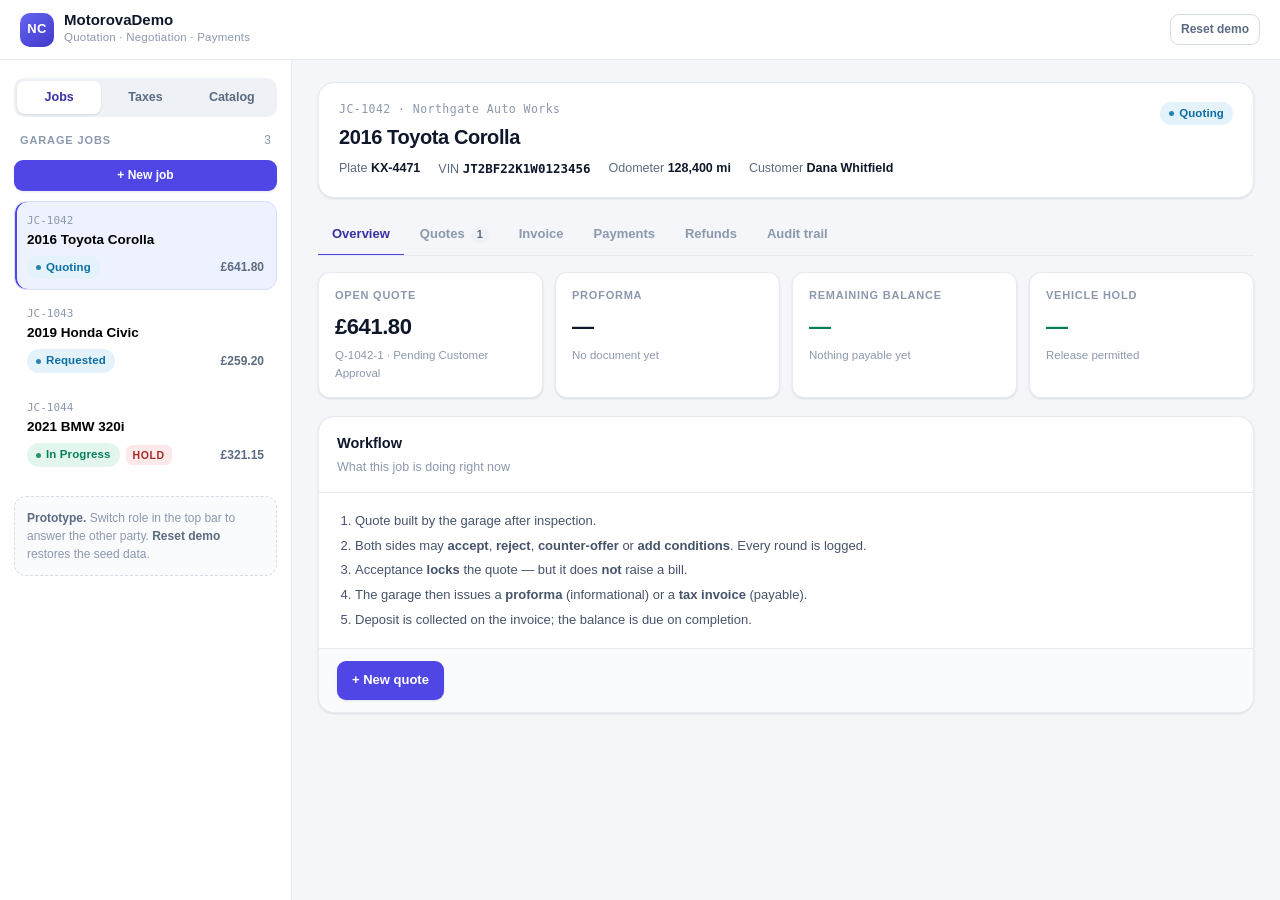
<file: quotation-payment/index.html>
<!doctype html>
<html lang="en">
  <head>
    <meta charset="utf-8" />
    <meta name="viewport" content="width=device-width, initial-scale=1" />
    <title>
      MotorovaDemo — Quotation, Negotiation &amp; Payments (UI Prototype)
    </title>
    <link rel="stylesheet" href="css/app.css" />
  </head>
  <body>
    <header class="topbar">
      <div class="brand">
        <div class="brand__mark">NC</div>
        <div>
          <div class="brand__name">MotorovaDemo</div>
          <div class="brand__sub">
            Quotation &middot; Negotiation &middot; Payments
          </div>
        </div>
      </div>

      <div class="topbar__right">
        <button type="button" class="btn btn--ghost btn--sm" data-act="reset">
          Reset demo
        </button>
      </div>
    </header>

    <div class="layout">
      <aside class="sidebar" id="sidebar"></aside>
      <main class="main" id="main"></main>
    </div>

    <div class="toasts" id="toasts"></div>
    <div class="modal" id="modal" hidden></div>

    <script src="js/store.js"></script>
    <script src="js/views.js"></script>
    <script src="js/app.js"></script>
  </body>
</html>
</file>
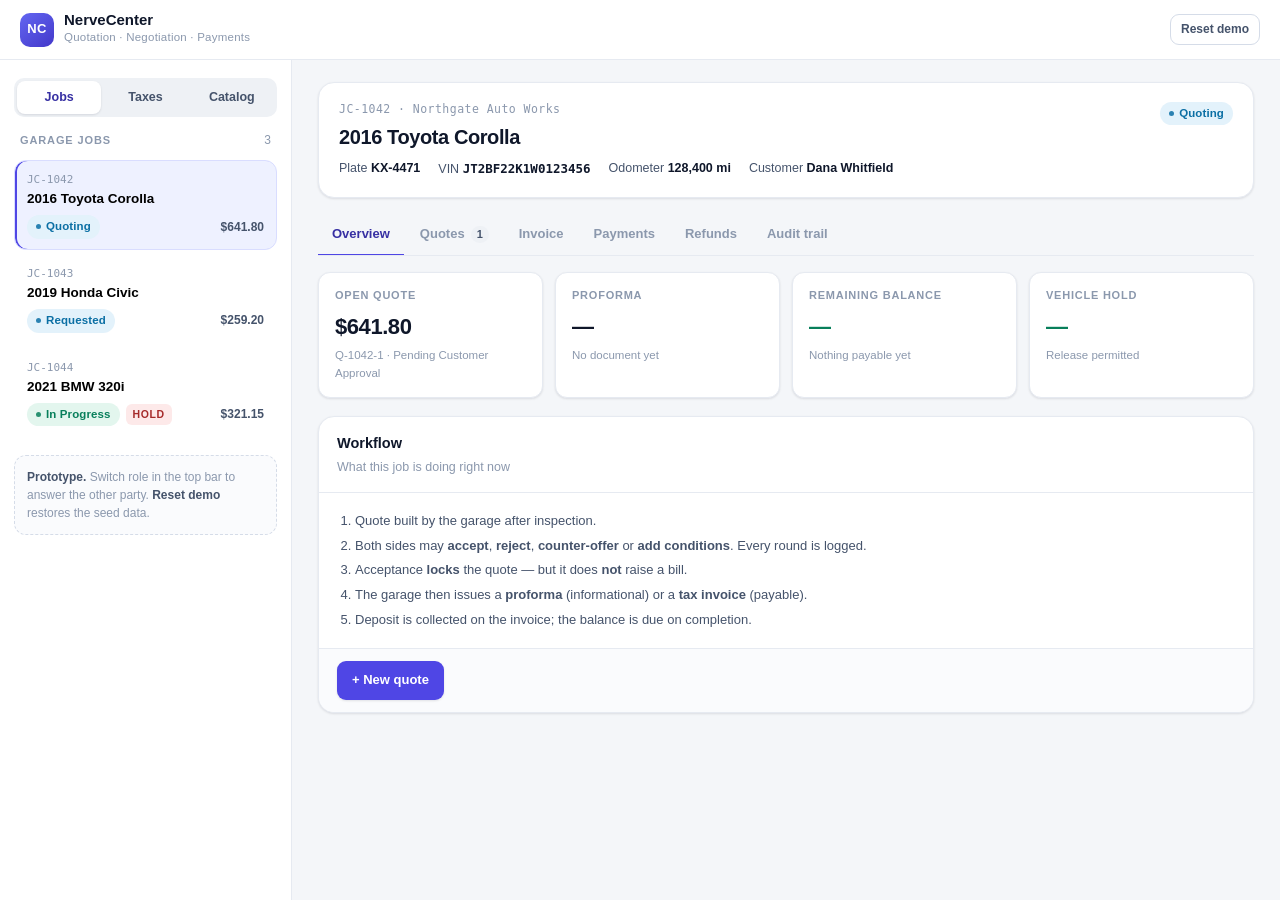
<file: quotation-ui/index.html>
<!doctype html>
<html lang="en">
  <head>
    <meta charset="utf-8" />
    <meta name="viewport" content="width=device-width, initial-scale=1" />
    <title>
      NerveCenter — Quotation, Negotiation &amp; Payments (UI Prototype)
    </title>
    <link rel="stylesheet" href="css/app.css" />
  </head>
  <body>
    <header class="topbar">
      <div class="brand">
        <div class="brand__mark">NC</div>
        <div>
          <div class="brand__name">NerveCenter</div>
          <div class="brand__sub">
            Quotation &middot; Negotiation &middot; Payments
          </div>
        </div>
      </div>

      <div class="topbar__right">
        <button type="button" class="btn btn--ghost btn--sm" data-act="reset">
          Reset demo
        </button>
      </div>
    </header>

    <div class="layout">
      <aside class="sidebar" id="sidebar"></aside>
      <main class="main" id="main"></main>
    </div>

    <div class="toasts" id="toasts"></div>
    <div class="modal" id="modal" hidden></div>

    <script src="js/store.js"></script>
    <script src="js/views.js"></script>
    <script src="js/app.js"></script>
  </body>
</html>
</file>
<file: quotation-payment/css/app.css>
/* =========================================================
   MotorovaDemo — Quotation / Payments prototype
   Plain CSS. No framework, no build step.
   ========================================================= */

:root {
  --bg: #f4f6f9;
  --surface: #ffffff;
  --surface-2: #fafbfd;
  --ink: #0f172a;
  --ink-2: #45536b;
  --muted: #8b98ad;

  --line: #e6eaf1;
  --line-strong: #d5dce8;

  --brand: #4f46e5;
  --brand-ink: #3730a3;
  --brand-soft: #eef1ff;

  --ok: #087f5b;
  --ok-soft: #e3f6ee;
  --warn: #b45309;
  --warn-soft: #fdf1d8;
  --danger: #c02626;
  --danger-soft: #fde8e8;
  --info: #0b6fa4;
  --info-soft: #e3f2fb;
  --violet: #6d28d9;
  --violet-soft: #f0e9ff;
  --neutral: #5c6b82;
  --neutral-soft: #eef1f5;

  --r-sm: 8px;
  --r-md: 12px;
  --r-lg: 16px;

  --shadow-1:
    0 1px 2px rgba(16, 24, 40, 0.05), 0 1px 3px rgba(16, 24, 40, 0.06);
  --shadow-2:
    0 4px 12px rgba(16, 24, 40, 0.08), 0 2px 4px rgba(16, 24, 40, 0.04);
  --shadow-3: 0 24px 48px rgba(16, 24, 40, 0.18);
}

* {
  box-sizing: border-box;
}

html,
body {
  height: 100%;
}

body {
  margin: 0;
  background: var(--bg);
  color: var(--ink);
  font:
    14px/1.55 -apple-system,
    BlinkMacSystemFont,
    "Segoe UI",
    Roboto,
    "Helvetica Neue",
    Arial,
    sans-serif;
  -webkit-font-smoothing: antialiased;
}

h1,
h2,
h3,
h4 {
  margin: 0;
  font-weight: 650;
  letter-spacing: -0.01em;
}
p {
  margin: 0;
}
code {
  font-family: ui-monospace, SFMono-Regular, Menlo, Consolas, monospace;
  font-size: 12px;
}
button {
  font: inherit;
}

/* ---------------- top bar ---------------- */
.topbar {
  height: 60px;
  display: flex;
  align-items: center;
  justify-content: space-between;
  gap: 16px;
  padding: 0 20px;
  background: var(--surface);
  border-bottom: 1px solid var(--line);
  position: sticky;
  top: 0;
  z-index: 40;
}

.brand {
  display: flex;
  align-items: center;
  gap: 10px;
}

.brand__mark {
  width: 34px;
  height: 34px;
  border-radius: 10px;
  background: linear-gradient(140deg, #6366f1, #4338ca);
  color: #fff;
  display: grid;
  place-items: center;
  font-weight: 700;
  font-size: 13px;
  letter-spacing: 0.02em;
}

.brand__name {
  font-weight: 700;
  font-size: 15px;
  line-height: 1.1;
}
.brand__sub {
  font-size: 11.5px;
  color: var(--muted);
  letter-spacing: 0.02em;
}

.topbar__right {
  display: flex;
  align-items: center;
  gap: 12px;
}
.topbar__label {
  font-size: 12px;
  color: var(--muted);
}

.segmented {
  display: inline-flex;
  background: var(--neutral-soft);
  border-radius: 999px;
  padding: 3px;
  gap: 2px;
}
.segmented button {
  border: 0;
  background: transparent;
  cursor: pointer;
  padding: 6px 14px;
  border-radius: 999px;
  font-size: 13px;
  font-weight: 550;
  color: var(--neutral);
  transition: 0.15s;
}
.segmented button:hover {
  color: var(--ink);
}
.segmented button.is-active {
  background: var(--surface);
  color: var(--brand-ink);
  box-shadow: var(--shadow-1);
}

/* ---------------- layout ---------------- */
.layout {
  display: grid;
  grid-template-columns: 292px minmax(0, 1fr);
  min-height: calc(100vh - 60px);
}

.sidebar {
  border-right: 1px solid var(--line);
  background: var(--surface);
  padding: 18px 14px;
  overflow-y: auto;
}

.main {
  padding: 22px 26px 80px;
  overflow-x: hidden;
}

/* ---------------- sidebar ---------------- */
.side-head {
  display: flex;
  align-items: center;
  justify-content: space-between;
  padding: 0 6px 10px;
}
.side-head__title {
  font-size: 11px;
  font-weight: 700;
  letter-spacing: 0.08em;
  text-transform: uppercase;
  color: var(--muted);
}

.job-item {
  display: block;
  width: 100%;
  text-align: left;
  border: 1px solid transparent;
  background: transparent;
  border-radius: var(--r-md);
  padding: 10px 12px;
  margin-bottom: 4px;
  cursor: pointer;
  transition: 0.14s;
}
.job-item:hover {
  background: var(--surface-2);
  border-color: var(--line);
}
.job-item.is-active {
  background: var(--brand-soft);
  border-color: #d9ddff;
  box-shadow: inset 2px 0 0 var(--brand);
}
.job-item__no {
  font-size: 11px;
  color: var(--muted);
  font-family: ui-monospace, monospace;
}
.job-item__veh {
  font-weight: 600;
  font-size: 13.5px;
  margin: 1px 0 5px;
}
.job-item__foot {
  display: flex;
  align-items: center;
  gap: 6px;
  flex-wrap: wrap;
}
.job-item__amt {
  margin-left: auto;
  font-size: 12px;
  font-weight: 650;
  color: var(--neutral);
}

.side-note {
  margin-top: 18px;
  padding: 12px;
  background: var(--surface-2);
  border: 1px dashed var(--line-strong);
  border-radius: var(--r-md);
  font-size: 12px;
  color: var(--muted);
  line-height: 1.5;
}
.side-note b {
  color: var(--neutral);
}

/* ---------------- generic card ---------------- */
.card {
  background: var(--surface);
  border: 1px solid var(--line);
  border-radius: var(--r-lg);
  box-shadow: var(--shadow-1);
  margin-bottom: 18px;
  overflow: hidden;
}
.card__head {
  display: flex;
  align-items: flex-start;
  justify-content: space-between;
  gap: 14px;
  padding: 15px 18px;
  border-bottom: 1px solid var(--line);
}
.card__body {
  padding: 16px 18px;
}
.card__foot {
  padding: 12px 18px;
  border-top: 1px solid var(--line);
  background: var(--surface-2);
  display: flex;
  align-items: center;
  gap: 8px;
  flex-wrap: wrap;
}
.card__title {
  font-size: 14.5px;
  font-weight: 650;
  display: flex;
  align-items: center;
  gap: 8px;
  flex-wrap: wrap;
}
.card__sub {
  font-size: 12.5px;
  color: var(--muted);
  margin-top: 3px;
}

/* ---------------- job header ---------------- */
.jobhead {
  background: var(--surface);
  border: 1px solid var(--line);
  border-radius: var(--r-lg);
  box-shadow: var(--shadow-1);
  padding: 18px 20px;
  margin-bottom: 16px;
}
.jobhead__top {
  display: flex;
  justify-content: space-between;
  align-items: flex-start;
  gap: 18px;
  flex-wrap: wrap;
}
.jobhead__no {
  font-size: 11.5px;
  color: var(--muted);
  font-family: ui-monospace, monospace;
  letter-spacing: 0.04em;
}
.jobhead__title {
  font-size: 20px;
  font-weight: 680;
  margin: 3px 0 6px;
  letter-spacing: -0.02em;
}
.jobhead__meta {
  display: flex;
  gap: 18px;
  flex-wrap: wrap;
  font-size: 12.5px;
  color: var(--neutral);
}
.jobhead__meta span b {
  color: var(--ink);
  font-weight: 600;
}

/* ---------------- tabs ---------------- */
.tabs {
  display: flex;
  gap: 2px;
  margin-bottom: 16px;
  border-bottom: 1px solid var(--line);
  overflow-x: auto;
}
.tabs button {
  border: 0;
  background: transparent;
  cursor: pointer;
  padding: 10px 14px;
  font-size: 13px;
  font-weight: 550;
  color: var(--muted);
  border-bottom: 2px solid transparent;
  margin-bottom: -1px;
  white-space: nowrap;
  transition: 0.14s;
}
.tabs button:hover {
  color: var(--neutral);
}
.tabs button.is-active {
  color: var(--brand-ink);
  border-bottom-color: var(--brand);
}
.tabs .count {
  display: inline-block;
  margin-left: 6px;
  background: var(--neutral-soft);
  color: var(--neutral);
  border-radius: 999px;
  padding: 0 6px;
  font-size: 11px;
  font-weight: 650;
}

/* ---------------- buttons ---------------- */
.btn {
  display: inline-flex;
  align-items: center;
  justify-content: center;
  gap: 6px;
  border-radius: 9px;
  border: 1px solid transparent;
  padding: 8px 14px;
  font-size: 13px;
  font-weight: 570;
  cursor: pointer;
  transition: 0.14s;
  white-space: nowrap;
}
.btn:active {
  transform: translateY(1px);
}
.btn--primary {
  background: var(--brand);
  color: #fff;
  box-shadow: var(--shadow-1);
}
.btn--primary:hover {
  background: #4338ca;
}
.btn--ghost {
  background: var(--surface);
  border-color: var(--line-strong);
  color: var(--neutral);
}
.btn--ghost:hover {
  background: var(--surface-2);
  color: var(--ink);
  border-color: #c3cddd;
}
.btn--danger {
  background: var(--danger);
  color: #fff;
}
.btn--danger:hover {
  background: #a71f1f;
}
.btn--danger-soft {
  background: var(--danger-soft);
  color: var(--danger);
  border-color: #f6cccc;
}
.btn--danger-soft:hover {
  background: #fbd9d9;
}
.btn--ok {
  background: var(--ok);
  color: #fff;
}
.btn--ok:hover {
  background: #06694b;
}
.btn--sm {
  padding: 5px 10px;
  font-size: 12px;
}
.btn:disabled {
  opacity: 0.45;
  cursor: not-allowed;
  transform: none;
}

.link {
  background: none;
  border: 0;
  padding: 0;
  cursor: pointer;
  color: var(--brand);
  font-weight: 550;
  font-size: inherit;
  text-decoration: underline;
  text-underline-offset: 2px;
}
.link:hover {
  color: var(--brand-ink);
}

.icon-btn {
  border: 0;
  background: transparent;
  cursor: pointer;
  width: 30px;
  height: 30px;
  border-radius: 8px;
  display: grid;
  place-items: center;
  color: var(--muted);
  font-size: 15px;
}
.icon-btn:hover {
  background: var(--neutral-soft);
  color: var(--ink);
}

/* ---------------- pills / badges ---------------- */
.pill {
  display: inline-flex;
  align-items: center;
  gap: 5px;
  border-radius: 999px;
  padding: 3px 9px;
  font-size: 11.5px;
  font-weight: 620;
  letter-spacing: 0.01em;
  white-space: nowrap;
}
.pill::before {
  content: "";
  width: 5px;
  height: 5px;
  border-radius: 50%;
  background: currentColor;
  opacity: 0.85;
}
.pill--ok {
  background: var(--ok-soft);
  color: var(--ok);
}
.pill--warn {
  background: var(--warn-soft);
  color: var(--warn);
}
.pill--danger {
  background: var(--danger-soft);
  color: var(--danger);
}
.pill--info {
  background: var(--info-soft);
  color: var(--info);
}
.pill--violet {
  background: var(--violet-soft);
  color: var(--violet);
}
.pill--neutral {
  background: var(--neutral-soft);
  color: var(--neutral);
}

.tag {
  display: inline-block;
  border-radius: 6px;
  padding: 2px 7px;
  font-size: 10.5px;
  font-weight: 700;
  letter-spacing: 0.06em;
  text-transform: uppercase;
  background: var(--neutral-soft);
  color: var(--neutral);
}
.tag--std {
  background: var(--brand-soft);
  color: var(--brand-ink);
}
.tag--sup {
  background: var(--warn-soft);
  color: var(--warn);
}
.tag--set {
  background: #fde9e9;
  color: #a52a2a;
}
.tag--war {
  background: var(--violet-soft);
  color: var(--violet);
}
.tag--addon {
  background: var(--warn-soft);
  color: var(--warn);
}
.tag--hold {
  background: #fde9e9;
  color: #a52a2a;
}

/* ---------------- quote → invoice badge ---------------- */
/* Answers "has this quote been invoiced, and where?" at a glance. */
.badge {
  display: inline-block;
  border: 1px solid transparent;
  border-radius: 999px;
  padding: 2px 9px;
  font-size: 11px;
  font-weight: 650;
  line-height: 1.5;
  cursor: default;
  font-family: inherit;
}
button.badge {
  cursor: pointer;
}
button.badge:hover {
  filter: brightness(0.96);
  text-decoration: underline;
}
.badge--none {
  background: var(--neutral-soft);
  color: var(--neutral);
  border-color: var(--line);
}
.badge--invoiced {
  background: var(--brand-soft);
  color: var(--brand-ink);
  border-color: var(--brand-soft);
}
.badge--void {
  background: var(--neutral-soft);
  color: var(--neutral);
  border-color: var(--line);
  text-decoration: line-through;
}

/* ---------------- voided invoices accordion ---------------- */
.voided-acc {
  border: 1px solid var(--line);
  border-radius: var(--r-md);
  background: var(--surface);
  margin-bottom: 16px;
  overflow: hidden;
}
.voided-acc > summary,
.voided-doc > summary {
  display: flex;
  align-items: center;
  gap: 10px;
  padding: 12px 18px;
  cursor: pointer;
  list-style: none;
  user-select: none;
}
.voided-acc > summary::-webkit-details-marker,
.voided-doc > summary::-webkit-details-marker {
  display: none;
}
.voided-acc > summary:hover,
.voided-doc > summary:hover {
  background: var(--neutral-soft);
}
.voided-acc__chev {
  display: inline-block;
  transition: transform 0.15s;
  color: var(--muted);
  font-size: 11px;
}
.voided-acc[open] > summary .voided-acc__chev,
.voided-doc[open] > summary .voided-acc__chev {
  transform: rotate(90deg);
}
.voided-acc__title {
  font-weight: 650;
  font-size: 13.5px;
  color: var(--ink);
}
.voided-acc__count {
  border-radius: 999px;
  padding: 1px 8px;
  font-size: 11px;
  font-weight: 700;
  background: var(--neutral-soft);
  color: var(--neutral);
}
.voided-acc__hint {
  margin-left: auto;
  font-size: 12px;
  color: var(--muted);
}
.voided-acc__body {
  border-top: 1px solid var(--line);
  padding: 0 0 6px;
}
.voided-acc__docs {
  padding: 6px 18px 10px;
}
.voided-doc {
  border: 1px solid var(--line);
  border-radius: 10px;
  margin-bottom: 8px;
  background: var(--bg);
}
.voided-doc > summary {
  padding: 9px 14px;
}
.voided-doc .card {
  margin: 0 10px 10px;
}

/* carried-forward row on a consolidated invoice */
.totals__row--carried span:last-child {
  color: var(--violet);
  font-weight: 600;
}

/* ---------------- receipts block inside an invoice ---------------- */
/* Deliberately styled as a separate, tinted panel: these are payments received,
   not charges, and the invoice total above must not look like it includes them. */
.rcpt-block {
  margin-top: 14px;
  border: 1px dashed var(--line-strong);
  border-radius: var(--r-sm);
  background: #fbfcfe;
  overflow: hidden;
}
.rcpt-block__head {
  display: flex;
  align-items: baseline;
  gap: 8px;
  padding: 8px 12px;
  border-bottom: 1px dashed var(--line-strong);
  font-size: 10.5px;
  font-weight: 700;
  letter-spacing: 0.07em;
  text-transform: uppercase;
  color: var(--neutral);
}
.rcpt-block__note {
  font-weight: 500;
  letter-spacing: 0;
  text-transform: none;
  color: var(--muted);
  font-size: 11.5px;
}
.rcpt-row {
  display: flex;
  align-items: center;
  gap: 10px;
  width: 100%;
  padding: 7px 12px;
  border: 0;
  border-bottom: 1px solid var(--line);
  background: transparent;
  font: inherit;
  font-size: 12.5px;
  text-align: left;
  cursor: pointer;
  color: var(--ok);
}
.rcpt-row:last-child {
  border-bottom: 0;
}
button.rcpt-row:hover {
  background: var(--ok-soft);
}
.rcpt-row__no {
  font-weight: 650;
}
.rcpt-row__meta {
  color: var(--muted);
  font-size: 11.5px;
}
.rcpt-row__amt {
  margin-left: auto;
  font-weight: 700;
  font-variant-numeric: tabular-nums;
}
.rcpt-row--void {
  color: var(--muted);
  cursor: pointer;
}
.rcpt-row--void .rcpt-row__no,
.rcpt-row--void .rcpt-row__amt {
  text-decoration: line-through;
}
.rcpt-row__amt--void {
  color: var(--muted);
  font-weight: 500;
}
.rcpt-row--empty {
  cursor: default;
  color: var(--muted);
}

/* ---------------- print ---------------- */
@media print {
  .topbar,
  .sidebar,
  .toasts,
  .modal,
  .card__foot,
  .tabs,
  .voided-acc,
  .voided-doc > summary {
    display: none !important;
  }
  .layout,
  .main {
    display: block !important;
    padding: 0 !important;
    margin: 0 !important;
    max-width: none !important;
  }
  .card,
  .doc {
    border: 0 !important;
    box-shadow: none !important;
    break-inside: avoid;
  }
  a {
    color: inherit !important;
    text-decoration: none !important;
  }
}

/* ---------------- tables ---------------- */
.table {
  width: 100%;
  border-collapse: collapse;
  font-size: 13px;
}
.table th {
  text-align: left;
  font-size: 11px;
  font-weight: 700;
  letter-spacing: 0.06em;
  text-transform: uppercase;
  color: var(--muted);
  padding: 8px 12px;
  border-bottom: 1px solid var(--line);
  background: var(--surface-2);
}
.table td {
  padding: 10px 12px;
  border-bottom: 1px solid var(--line);
  vertical-align: top;
}
.table tr:last-child td {
  border-bottom: 0;
}
.table .num {
  text-align: right;
  font-variant-numeric: tabular-nums;
  white-space: nowrap;
}
.table .sub {
  font-size: 11.5px;
  color: var(--muted);
  margin-top: 2px;
}
.table--compact th,
.table--compact td {
  padding: 7px 10px;
}

.table input[type="text"],
.table input[type="number"] {
  width: 100%;
  border: 1px solid var(--line-strong);
  border-radius: 7px;
  padding: 6px 8px;
  font: inherit;
  font-size: 13px;
  background: var(--surface);
}
.table input:focus {
  outline: 2px solid var(--brand-soft);
  border-color: var(--brand);
}
.table input.num-input {
  text-align: right;
  font-variant-numeric: tabular-nums;
}

/* ---------------- totals block ---------------- */
.totals {
  margin-left: auto;
  width: 100%;
  max-width: 340px;
}
.totals__row {
  display: flex;
  justify-content: space-between;
  gap: 16px;
  padding: 6px 0;
  font-size: 13px;
  color: var(--neutral);
}
.totals__row span:last-child {
  font-variant-numeric: tabular-nums;
  white-space: nowrap;
}
.totals__row--major {
  border-top: 1px solid var(--line-strong);
  margin-top: 6px;
  padding-top: 10px;
  font-size: 15px;
  font-weight: 700;
  color: var(--ink);
}
.totals__row--paid span:last-child {
  color: var(--ok);
}
.totals__row--due {
  background: var(--surface-2);
  margin: 4px -10px 0;
  padding: 10px;
  border-radius: 9px;
  font-weight: 700;
  color: var(--ink);
}
.totals__row--due.is-zero span:last-child {
  color: var(--ok);
}
.totals__row--due.is-due span:last-child {
  color: var(--danger);
}

/* ---------------- alerts / banners ---------------- */
.banner {
  display: flex;
  gap: 10px;
  align-items: flex-start;
  border-radius: var(--r-md);
  padding: 11px 14px;
  font-size: 12.5px;
  line-height: 1.5;
  margin: 0 0 14px;
  border: 1px solid transparent;
}
.banner b {
  font-weight: 650;
}
.banner--hold {
  background: var(--danger-soft);
  border-color: #f4c9c9;
  color: #8f1f1f;
}
.banner--warn {
  background: var(--warn-soft);
  border-color: #f2dfae;
  color: #83520a;
}
.banner--info {
  background: var(--info-soft);
  border-color: #c8e4f5;
  color: #0a547c;
}
.banner--ok {
  background: var(--ok-soft);
  border-color: #c3e9d8;
  color: #066447;
}
.banner__icon {
  font-size: 15px;
  line-height: 1.2;
}

/* ---------------- KPI grid ---------------- */
.kpis {
  display: grid;
  grid-template-columns: repeat(auto-fit, minmax(180px, 1fr));
  gap: 12px;
  margin-bottom: 18px;
}
.kpi {
  background: var(--surface);
  border: 1px solid var(--line);
  border-radius: var(--r-md);
  padding: 14px 16px;
  box-shadow: var(--shadow-1);
}
.kpi__label {
  font-size: 11px;
  font-weight: 700;
  letter-spacing: 0.07em;
  text-transform: uppercase;
  color: var(--muted);
}
.kpi__value {
  font-size: 22px;
  font-weight: 700;
  letter-spacing: -0.02em;
  margin-top: 6px;
  font-variant-numeric: tabular-nums;
}
.kpi__value.is-due {
  color: var(--danger);
}
.kpi__value.is-ok {
  color: var(--ok);
}
.kpi__hint {
  font-size: 11.5px;
  color: var(--muted);
  margin-top: 3px;
}

/* ---------------- quote card ---------------- */
.quote.is-locked {
  opacity: 0.96;
}
.quote__amount {
  font-size: 16px;
  font-weight: 700;
  font-variant-numeric: tabular-nums;
}

.conditions {
  list-style: none;
  margin: 0;
  padding: 0;
}
.conditions li {
  display: flex;
  gap: 8px;
  align-items: flex-start;
  padding: 7px 0;
  border-bottom: 1px dashed var(--line);
  font-size: 12.5px;
}
.conditions li:last-child {
  border-bottom: 0;
}
.conditions .who {
  font-size: 10px;
  font-weight: 700;
  letter-spacing: 0.06em;
  text-transform: uppercase;
  color: var(--muted);
  min-width: 62px;
  padding-top: 2px;
}

.turn-hint {
  font-size: 12.5px;
  color: var(--muted);
  display: flex;
  align-items: center;
  gap: 6px;
}
.turn-hint b {
  color: var(--neutral);
}

/* ---------------- timeline ---------------- */
.timeline {
  list-style: none;
  margin: 0;
  padding: 0 0 0 4px;
}
.timeline li {
  position: relative;
  padding: 0 0 18px 22px;
  border-left: 2px solid var(--line);
}
.timeline li:last-child {
  border-left-color: transparent;
  padding-bottom: 0;
}
.timeline li::before {
  content: "";
  position: absolute;
  left: -7px;
  top: 3px;
  width: 12px;
  height: 12px;
  border-radius: 50%;
  background: var(--surface);
  border: 2px solid var(--line-strong);
}
.timeline li.is-garage::before {
  border-color: var(--brand);
}
.timeline li.is-customer::before {
  border-color: var(--ok);
}
.timeline li.is-system::before {
  border-color: var(--muted);
}
.tl__head {
  display: flex;
  align-items: center;
  gap: 8px;
  flex-wrap: wrap;
}
.tl__action {
  font-weight: 650;
  font-size: 13px;
}
.tl__actor {
  font-size: 10.5px;
  font-weight: 700;
  letter-spacing: 0.05em;
  text-transform: uppercase;
  padding: 1px 6px;
  border-radius: 5px;
  background: var(--neutral-soft);
  color: var(--neutral);
}
.tl__actor.is-garage {
  background: var(--brand-soft);
  color: var(--brand-ink);
}
.tl__actor.is-customer {
  background: var(--ok-soft);
  color: var(--ok);
}
.tl__time {
  font-size: 11.5px;
  color: var(--muted);
  margin-left: auto;
  font-variant-numeric: tabular-nums;
}
.tl__note {
  font-size: 12.5px;
  color: var(--neutral);
  margin-top: 3px;
}
.tl__delta {
  font-size: 11.5px;
  color: var(--muted);
  margin-top: 3px;
  font-variant-numeric: tabular-nums;
}

/* ---------------- invoice document ---------------- */
.doc {
  padding: 22px 24px;
}
.doc__top {
  display: flex;
  justify-content: space-between;
  gap: 20px;
  flex-wrap: wrap;
  margin-bottom: 18px;
}
.doc__label {
  font-size: 11px;
  font-weight: 700;
  letter-spacing: 0.1em;
  text-transform: uppercase;
  color: var(--muted);
}
.doc__no {
  font-size: 20px;
  font-weight: 700;
  font-family: ui-monospace, monospace;
  letter-spacing: -0.02em;
}
.doc__meta {
  text-align: right;
  font-size: 12.5px;
  color: var(--neutral);
}
.doc__meta div {
  margin-bottom: 3px;
}
.doc__meta b {
  color: var(--ink);
}
.doc__parties {
  display: flex;
  gap: 40px;
  flex-wrap: wrap;
  margin-bottom: 16px;
  font-size: 12.5px;
  color: var(--neutral);
}

/* ---------------- voided documents ---------------- */
/* A void invoice is kept forever for the audit trail, but must never look
   like a live, payable document. */
.doc--void {
  opacity: 0.82;
}
.doc--void .doc__no {
  text-decoration: line-through;
  text-decoration-thickness: 2px;
  color: var(--neutral);
}
.doc--void .table {
  color: var(--neutral);
}

/* ---------------- forms ---------------- */
.field {
  margin-bottom: 12px;
}
.field label {
  display: block;
  font-size: 11.5px;
  font-weight: 650;
  color: var(--neutral);
  margin-bottom: 5px;
}
.field input,
.field select,
.field textarea {
  width: 100%;
  border: 1px solid var(--line-strong);
  border-radius: 9px;
  padding: 9px 11px;
  font: inherit;
  font-size: 13.5px;
  background: var(--surface);
  color: var(--ink);
}
.field textarea {
  resize: vertical;
  min-height: 70px;
}
.field input:focus,
.field select:focus,
.field textarea:focus {
  outline: 3px solid var(--brand-soft);
  border-color: var(--brand);
}
.field__hint {
  font-size: 11.5px;
  color: var(--muted);
  margin-top: 4px;
}
.checkline {
  display: flex;
  gap: 9px;
  align-items: flex-start;
  font-size: 12.5px;
  color: var(--neutral);
  margin: 4px 0 12px;
}
.checkline input {
  margin-top: 2px;
}

/* ---------------- modal ---------------- */
.modal {
  position: fixed;
  inset: 0;
  z-index: 100;
  display: grid;
  place-items: center;
  padding: 20px;
}
.modal[hidden] {
  display: none;
}
.modal::before {
  content: "";
  position: absolute;
  inset: 0;
  background: rgba(15, 23, 42, 0.45);
  backdrop-filter: blur(2px);
}
.modal-card {
  position: relative;
  width: min(520px, 100%);
  max-height: 88vh;
  overflow-y: auto;
  background: var(--surface);
  border-radius: var(--r-lg);
  box-shadow: var(--shadow-3);
  animation: pop 0.16s ease-out;
}
@keyframes pop {
  from {
    opacity: 0;
    transform: translateY(6px) scale(0.99);
  }
}
.modal-head {
  display: flex;
  justify-content: space-between;
  align-items: flex-start;
  gap: 14px;
  padding: 18px 20px 0;
}
.modal-head h3 {
  font-size: 16px;
}
.modal-sub {
  font-size: 12.5px;
  color: var(--muted);
  margin-top: 4px;
}
.modal-body {
  padding: 16px 20px 20px;
}
.modal-foot {
  display: flex;
  justify-content: flex-end;
  gap: 8px;
  margin-top: 18px;
}

/* ---------------- toasts ---------------- */
.toasts {
  position: fixed;
  right: 20px;
  bottom: 20px;
  z-index: 200;
  display: flex;
  flex-direction: column;
  gap: 8px;
}
.toast {
  background: var(--ink);
  color: #fff;
  padding: 11px 15px;
  border-radius: 10px;
  font-size: 13px;
  box-shadow: var(--shadow-2);
  max-width: 340px;
  animation: slide 0.18s ease-out;
}
.toast--ok {
  background: #0a6b4d;
}
.toast--warn {
  background: #8a5209;
}
.toast--danger {
  background: #a71f1f;
}
@keyframes slide {
  from {
    opacity: 0;
    transform: translateX(12px);
  }
}

/* ---------------- misc ---------------- */
.empty {
  text-align: center;
  padding: 44px 20px;
  color: var(--muted);
  border: 1px dashed var(--line-strong);
  border-radius: var(--r-lg);
  background: var(--surface);
}
.empty h4 {
  color: var(--neutral);
  font-size: 14px;
  margin-bottom: 5px;
}
.empty p {
  font-size: 12.5px;
}

.row {
  display: flex;
  align-items: center;
  gap: 10px;
  flex-wrap: wrap;
}
.spacer {
  flex: 1;
}
.muted {
  color: var(--muted);
}
.sub {
  font-size: 12px;
  color: var(--muted);
}
.mono {
  font-family: ui-monospace, SFMono-Regular, Menlo, Consolas, monospace;
}
.nowrap {
  white-space: nowrap;
}

/* ---------------- sidebar nav + page head ---------------- */
.navlist {
  display: flex;
  gap: 2px;
  background: var(--neutral-soft);
  border-radius: 10px;
  padding: 3px;
  margin-bottom: 14px;
}
.navlist button {
  flex: 1;
  border: 0;
  background: transparent;
  cursor: pointer;
  padding: 7px 6px;
  border-radius: 8px;
  font-size: 12.5px;
  font-weight: 600;
  color: var(--neutral);
  transition: 0.14s;
}
.navlist button:hover {
  color: var(--ink);
}
.navlist button.is-active {
  background: var(--surface);
  color: var(--brand-ink);
  box-shadow: var(--shadow-1);
}

.page-head {
  display: flex;
  align-items: flex-start;
  justify-content: space-between;
  gap: 18px;
  flex-wrap: wrap;
  margin-bottom: 18px;
}
.page-head h2 {
  font-size: 20px;
  letter-spacing: -0.02em;
}
.page-head p {
  max-width: 560px;
  margin-top: 4px;
  line-height: 1.5;
}

/* ---------------- tax chips ---------------- */
.taxchip {
  display: inline-block;
  margin-top: 3px;
  border-radius: 5px;
  padding: 1px 6px;
  font-size: 10.5px;
  font-weight: 700;
  letter-spacing: 0.04em;
  background: var(--info-soft);
  color: var(--info);
  font-family: ui-monospace, SFMono-Regular, Menlo, Consolas, monospace;
}
.taxchip--none {
  background: var(--neutral-soft);
  color: var(--muted);
  font-weight: 600;
}

.totals__row--tax span:first-child {
  color: var(--neutral);
}
.totals__row--tax span:last-child {
  color: var(--info);
  font-weight: 600;
}

.table select.tax-select {
  width: 100%;
  border: 1px solid var(--line-strong);
  border-radius: 7px;
  padding: 6px 6px;
  font: inherit;
  font-size: 11.5px;
  background: var(--surface);
  color: var(--neutral);
  cursor: pointer;
}
.table select.tax-select:focus {
  outline: 2px solid var(--brand-soft);
  border-color: var(--brand);
}

/* ---------------- service picker ---------------- */
.picker {
  max-height: 46vh;
  overflow-y: auto;
  border: 1px solid var(--line);
  border-radius: var(--r-md);
  padding: 6px 10px;
  background: var(--surface-2);
}
.picker__group {
  padding: 6px 0;
}
.picker__group + .picker__group {
  border-top: 1px solid var(--line);
}
.picker__cat {
  font-size: 10.5px;
  font-weight: 700;
  letter-spacing: 0.07em;
  text-transform: uppercase;
  color: var(--muted);
  padding: 4px 2px 6px;
}
.picker__row {
  display: flex;
  align-items: center;
  gap: 10px;
  padding: 7px 8px;
  border-radius: 8px;
  cursor: pointer;
  font-size: 13px;
}
.picker__row:hover {
  background: var(--surface);
}
.picker__row input {
  margin: 0;
}
.picker__name {
  flex: 1;
  color: var(--ink);
}
.picker__price {
  font-variant-numeric: tabular-nums;
  font-weight: 650;
  color: var(--neutral);
}

/* ---------------- quote builder ---------------- */
.builder {
  display: grid;
  grid-template-columns: 336px minmax(0, 1fr);
  gap: 16px;
  align-items: start;
}
.builder__side {
  position: sticky;
  top: 76px;
  display: flex;
  flex-direction: column;
  max-height: calc(100vh - 110px);
  margin-bottom: 0;
}
.builder__main {
  margin-bottom: 0;
}

.svc-search {
  width: 100%;
  border: 1px solid var(--line-strong);
  border-radius: 9px;
  padding: 8px 11px;
  font: inherit;
  font-size: 13px;
  background: var(--surface);
  color: var(--ink);
}
.svc-search:focus {
  outline: 3px solid var(--brand-soft);
  border-color: var(--brand);
}

.svc-cats {
  display: flex;
  gap: 6px;
  flex-wrap: wrap;
  margin-top: 10px;
}
.svc-cat {
  border: 1px solid var(--line-strong);
  background: var(--surface);
  border-radius: 999px;
  padding: 4px 10px;
  font-size: 11.5px;
  font-weight: 600;
  color: var(--neutral);
  cursor: pointer;
  transition: 0.14s;
}
.svc-cat:hover {
  background: var(--surface-2);
  color: var(--ink);
}
.svc-cat.is-active {
  background: var(--brand-soft);
  border-color: #d9ddff;
  color: var(--brand-ink);
}

.svc-list {
  overflow-y: auto;
  flex: 1;
  padding: 2px 8px 10px;
}
.svc-row {
  display: flex;
  align-items: center;
  gap: 8px;
  width: 100%;
  text-align: left;
  border: 1px solid transparent;
  background: transparent;
  border-radius: 9px;
  padding: 8px 10px;
  cursor: pointer;
  transition: 0.12s;
}
.svc-row:hover {
  background: var(--surface-2);
  border-color: var(--line);
}
.svc-row__name {
  flex: 1;
  font-size: 13px;
  color: var(--ink);
}
.svc-row__meta {
  display: flex;
  align-items: center;
  gap: 6px;
  font-size: 12px;
  font-weight: 650;
  color: var(--neutral);
  font-variant-numeric: tabular-nums;
}
.svc-row__meta .taxchip {
  margin-top: 0;
}
.svc-row__add {
  color: var(--brand);
  font-weight: 800;
  width: 14px;
  text-align: center;
}

.inline-field {
  display: flex;
  align-items: center;
  gap: 6px;
  font-size: 12px;
  font-weight: 650;
  color: var(--neutral);
}
.inline-field select,
.inline-field input {
  border: 1px solid var(--line-strong);
  border-radius: 7px;
  padding: 5px 7px;
  font: inherit;
  font-size: 12px;
  background: var(--surface);
  color: var(--ink);
}
.inline-field input {
  width: 62px;
  text-align: right;
  font-variant-numeric: tabular-nums;
}
.inline-field input:disabled {
  opacity: 0.45;
}

/* ---------------- responsive ---------------- */
@media (max-width: 920px) {
  .layout {
    grid-template-columns: 1fr;
  }
  .sidebar {
    border-right: 0;
    border-bottom: 1px solid var(--line);
  }
  .main {
    padding: 16px 14px 70px;
  }
  .jobhead__title {
    font-size: 17px;
  }
  .doc {
    padding: 16px;
  }
  .builder {
    grid-template-columns: 1fr;
  }
  .builder__side {
    position: static;
    max-height: none;
  }
  .svc-list {
    max-height: 320px;
  }
}
</file>
<file: quotation-ui/css/app.css>
/* =========================================================
   NerveCenter — Quotation / Payments prototype
   Plain CSS. No framework, no build step.
   ========================================================= */

:root {
  --bg: #f4f6f9;
  --surface: #ffffff;
  --surface-2: #fafbfd;
  --ink: #0f172a;
  --ink-2: #45536b;
  --muted: #8b98ad;

  --line: #e6eaf1;
  --line-strong: #d5dce8;

  --brand: #4f46e5;
  --brand-ink: #3730a3;
  --brand-soft: #eef1ff;

  --ok: #087f5b;
  --ok-soft: #e3f6ee;
  --warn: #b45309;
  --warn-soft: #fdf1d8;
  --danger: #c02626;
  --danger-soft: #fde8e8;
  --info: #0b6fa4;
  --info-soft: #e3f2fb;
  --violet: #6d28d9;
  --violet-soft: #f0e9ff;
  --neutral: #5c6b82;
  --neutral-soft: #eef1f5;

  --r-sm: 8px;
  --r-md: 12px;
  --r-lg: 16px;

  --shadow-1:
    0 1px 2px rgba(16, 24, 40, 0.05), 0 1px 3px rgba(16, 24, 40, 0.06);
  --shadow-2:
    0 4px 12px rgba(16, 24, 40, 0.08), 0 2px 4px rgba(16, 24, 40, 0.04);
  --shadow-3: 0 24px 48px rgba(16, 24, 40, 0.18);
}

* {
  box-sizing: border-box;
}

html,
body {
  height: 100%;
}

body {
  margin: 0;
  background: var(--bg);
  color: var(--ink);
  font:
    14px/1.55 -apple-system,
    BlinkMacSystemFont,
    "Segoe UI",
    Roboto,
    "Helvetica Neue",
    Arial,
    sans-serif;
  -webkit-font-smoothing: antialiased;
}

h1,
h2,
h3,
h4 {
  margin: 0;
  font-weight: 650;
  letter-spacing: -0.01em;
}
p {
  margin: 0;
}
code {
  font-family: ui-monospace, SFMono-Regular, Menlo, Consolas, monospace;
  font-size: 12px;
}
button {
  font: inherit;
}

/* ---------------- top bar ---------------- */
.topbar {
  height: 60px;
  display: flex;
  align-items: center;
  justify-content: space-between;
  gap: 16px;
  padding: 0 20px;
  background: var(--surface);
  border-bottom: 1px solid var(--line);
  position: sticky;
  top: 0;
  z-index: 40;
}

.brand {
  display: flex;
  align-items: center;
  gap: 10px;
}

.brand__mark {
  width: 34px;
  height: 34px;
  border-radius: 10px;
  background: linear-gradient(140deg, #6366f1, #4338ca);
  color: #fff;
  display: grid;
  place-items: center;
  font-weight: 700;
  font-size: 13px;
  letter-spacing: 0.02em;
}

.brand__name {
  font-weight: 700;
  font-size: 15px;
  line-height: 1.1;
}
.brand__sub {
  font-size: 11.5px;
  color: var(--muted);
  letter-spacing: 0.02em;
}

.topbar__right {
  display: flex;
  align-items: center;
  gap: 12px;
}
.topbar__label {
  font-size: 12px;
  color: var(--muted);
}

.segmented {
  display: inline-flex;
  background: var(--neutral-soft);
  border-radius: 999px;
  padding: 3px;
  gap: 2px;
}
.segmented button {
  border: 0;
  background: transparent;
  cursor: pointer;
  padding: 6px 14px;
  border-radius: 999px;
  font-size: 13px;
  font-weight: 550;
  color: var(--ink-2);
  transition: 0.15s;
}
.segmented button:hover {
  color: var(--ink);
}
.segmented button.is-active {
  background: var(--surface);
  color: var(--brand-ink);
  box-shadow: var(--shadow-1);
}

/* ---------------- layout ---------------- */
.layout {
  display: grid;
  grid-template-columns: 292px minmax(0, 1fr);
  min-height: calc(100vh - 60px);
}

.sidebar {
  border-right: 1px solid var(--line);
  background: var(--surface);
  padding: 18px 14px;
  overflow-y: auto;
}

.main {
  padding: 22px 26px 80px;
  overflow-x: hidden;
}

/* ---------------- sidebar ---------------- */
.side-head {
  display: flex;
  align-items: center;
  justify-content: space-between;
  padding: 0 6px 10px;
}
.side-head__title {
  font-size: 11px;
  font-weight: 700;
  letter-spacing: 0.08em;
  text-transform: uppercase;
  color: var(--muted);
}

.job-item {
  display: block;
  width: 100%;
  text-align: left;
  border: 1px solid transparent;
  background: transparent;
  border-radius: var(--r-md);
  padding: 10px 12px;
  margin-bottom: 4px;
  cursor: pointer;
  transition: 0.14s;
}
.job-item:hover {
  background: var(--surface-2);
  border-color: var(--line);
}
.job-item.is-active {
  background: var(--brand-soft);
  border-color: #d9ddff;
  box-shadow: inset 2px 0 0 var(--brand);
}
.job-item__no {
  font-size: 11px;
  color: var(--muted);
  font-family: ui-monospace, monospace;
}
.job-item__veh {
  font-weight: 600;
  font-size: 13.5px;
  margin: 1px 0 5px;
}
.job-item__foot {
  display: flex;
  align-items: center;
  gap: 6px;
  flex-wrap: wrap;
}
.job-item__amt {
  margin-left: auto;
  font-size: 12px;
  font-weight: 650;
  color: var(--ink-2);
}

.side-note {
  margin-top: 18px;
  padding: 12px;
  background: var(--surface-2);
  border: 1px dashed var(--line-strong);
  border-radius: var(--r-md);
  font-size: 12px;
  color: var(--muted);
  line-height: 1.5;
}
.side-note b {
  color: var(--ink-2);
}

/* ---------------- generic card ---------------- */
.card {
  background: var(--surface);
  border: 1px solid var(--line);
  border-radius: var(--r-lg);
  box-shadow: var(--shadow-1);
  margin-bottom: 18px;
  overflow: hidden;
}
.card__head {
  display: flex;
  align-items: flex-start;
  justify-content: space-between;
  gap: 14px;
  padding: 15px 18px;
  border-bottom: 1px solid var(--line);
}
.card__body {
  padding: 16px 18px;
}
.card__foot {
  padding: 12px 18px;
  border-top: 1px solid var(--line);
  background: var(--surface-2);
  display: flex;
  align-items: center;
  gap: 8px;
  flex-wrap: wrap;
}
.card__title {
  font-size: 14.5px;
  font-weight: 650;
  display: flex;
  align-items: center;
  gap: 8px;
  flex-wrap: wrap;
}
.card__sub {
  font-size: 12.5px;
  color: var(--muted);
  margin-top: 3px;
}

/* ---------------- job header ---------------- */
.jobhead {
  background: var(--surface);
  border: 1px solid var(--line);
  border-radius: var(--r-lg);
  box-shadow: var(--shadow-1);
  padding: 18px 20px;
  margin-bottom: 16px;
}
.jobhead__top {
  display: flex;
  justify-content: space-between;
  align-items: flex-start;
  gap: 18px;
  flex-wrap: wrap;
}
.jobhead__no {
  font-size: 11.5px;
  color: var(--muted);
  font-family: ui-monospace, monospace;
  letter-spacing: 0.04em;
}
.jobhead__title {
  font-size: 20px;
  font-weight: 680;
  margin: 3px 0 6px;
  letter-spacing: -0.02em;
}
.jobhead__meta {
  display: flex;
  gap: 18px;
  flex-wrap: wrap;
  font-size: 12.5px;
  color: var(--ink-2);
}
.jobhead__meta span b {
  color: var(--ink);
  font-weight: 600;
}

/* ---------------- tabs ---------------- */
.tabs {
  display: flex;
  gap: 2px;
  margin-bottom: 16px;
  border-bottom: 1px solid var(--line);
  overflow-x: auto;
}
.tabs button {
  border: 0;
  background: transparent;
  cursor: pointer;
  padding: 10px 14px;
  font-size: 13px;
  font-weight: 550;
  color: var(--muted);
  border-bottom: 2px solid transparent;
  margin-bottom: -1px;
  white-space: nowrap;
  transition: 0.14s;
}
.tabs button:hover {
  color: var(--ink-2);
}
.tabs button.is-active {
  color: var(--brand-ink);
  border-bottom-color: var(--brand);
}
.tabs .count {
  display: inline-block;
  margin-left: 6px;
  background: var(--neutral-soft);
  color: var(--ink-2);
  border-radius: 999px;
  padding: 0 6px;
  font-size: 11px;
  font-weight: 650;
}

/* ---------------- buttons ---------------- */
.btn {
  display: inline-flex;
  align-items: center;
  justify-content: center;
  gap: 6px;
  border-radius: 9px;
  border: 1px solid transparent;
  padding: 8px 14px;
  font-size: 13px;
  font-weight: 570;
  cursor: pointer;
  transition: 0.14s;
  white-space: nowrap;
}
.btn:active {
  transform: translateY(1px);
}
.btn--primary {
  background: var(--brand);
  color: #fff;
  box-shadow: var(--shadow-1);
}
.btn--primary:hover {
  background: #4338ca;
}
.btn--ghost {
  background: var(--surface);
  border-color: var(--line-strong);
  color: var(--ink-2);
}
.btn--ghost:hover {
  background: var(--surface-2);
  color: var(--ink);
  border-color: #c3cddd;
}
.btn--danger {
  background: var(--danger);
  color: #fff;
}
.btn--danger:hover {
  background: #a71f1f;
}
.btn--danger-soft {
  background: var(--danger-soft);
  color: var(--danger);
  border-color: #f6cccc;
}
.btn--danger-soft:hover {
  background: #fbd9d9;
}
.btn--ok {
  background: var(--ok);
  color: #fff;
}
.btn--ok:hover {
  background: #06694b;
}
.btn--sm {
  padding: 5px 10px;
  font-size: 12px;
}
.btn:disabled {
  opacity: 0.45;
  cursor: not-allowed;
  transform: none;
}

.link {
  background: none;
  border: 0;
  padding: 0;
  cursor: pointer;
  color: var(--brand);
  font-weight: 550;
  font-size: inherit;
  text-decoration: underline;
  text-underline-offset: 2px;
}
.link:hover {
  color: var(--brand-ink);
}

.icon-btn {
  border: 0;
  background: transparent;
  cursor: pointer;
  width: 30px;
  height: 30px;
  border-radius: 8px;
  display: grid;
  place-items: center;
  color: var(--muted);
  font-size: 15px;
}
.icon-btn:hover {
  background: var(--neutral-soft);
  color: var(--ink);
}

/* ---------------- pills / badges ---------------- */
.pill {
  display: inline-flex;
  align-items: center;
  gap: 5px;
  border-radius: 999px;
  padding: 3px 9px;
  font-size: 11.5px;
  font-weight: 620;
  letter-spacing: 0.01em;
  white-space: nowrap;
}
.pill::before {
  content: "";
  width: 5px;
  height: 5px;
  border-radius: 50%;
  background: currentColor;
  opacity: 0.85;
}
.pill--ok {
  background: var(--ok-soft);
  color: var(--ok);
}
.pill--warn {
  background: var(--warn-soft);
  color: var(--warn);
}
.pill--danger {
  background: var(--danger-soft);
  color: var(--danger);
}
.pill--info {
  background: var(--info-soft);
  color: var(--info);
}
.pill--violet {
  background: var(--violet-soft);
  color: var(--violet);
}
.pill--neutral {
  background: var(--neutral-soft);
  color: var(--neutral);
}

.tag {
  display: inline-block;
  border-radius: 6px;
  padding: 2px 7px;
  font-size: 10.5px;
  font-weight: 700;
  letter-spacing: 0.06em;
  text-transform: uppercase;
  background: var(--neutral-soft);
  color: var(--neutral);
}
.tag--std {
  background: var(--brand-soft);
  color: var(--brand-ink);
}
.tag--sup {
  background: var(--warn-soft);
  color: var(--warn);
}
.tag--set {
  background: #fde9e9;
  color: #a52a2a;
}
.tag--war {
  background: var(--violet-soft);
  color: var(--violet);
}
.tag--addon {
  background: var(--warn-soft);
  color: var(--warn);
}
.tag--hold {
  background: #fde9e9;
  color: #a52a2a;
}

/* ---------------- tables ---------------- */
.table {
  width: 100%;
  border-collapse: collapse;
  font-size: 13px;
}
.table th {
  text-align: left;
  font-size: 11px;
  font-weight: 700;
  letter-spacing: 0.06em;
  text-transform: uppercase;
  color: var(--muted);
  padding: 8px 12px;
  border-bottom: 1px solid var(--line);
  background: var(--surface-2);
}
.table td {
  padding: 10px 12px;
  border-bottom: 1px solid var(--line);
  vertical-align: top;
}
.table tr:last-child td {
  border-bottom: 0;
}
.table .num {
  text-align: right;
  font-variant-numeric: tabular-nums;
  white-space: nowrap;
}
.table .sub {
  font-size: 11.5px;
  color: var(--muted);
  margin-top: 2px;
}
.table--compact th,
.table--compact td {
  padding: 7px 10px;
}

.table input[type="text"],
.table input[type="number"] {
  width: 100%;
  border: 1px solid var(--line-strong);
  border-radius: 7px;
  padding: 6px 8px;
  font: inherit;
  font-size: 13px;
  background: var(--surface);
}
.table input:focus {
  outline: 2px solid var(--brand-soft);
  border-color: var(--brand);
}
.table input.num-input {
  text-align: right;
  font-variant-numeric: tabular-nums;
}

/* ---------------- totals block ---------------- */
.totals {
  margin-left: auto;
  width: 100%;
  max-width: 340px;
}
.totals__row {
  display: flex;
  justify-content: space-between;
  gap: 16px;
  padding: 6px 0;
  font-size: 13px;
  color: var(--ink-2);
}
.totals__row span:last-child {
  font-variant-numeric: tabular-nums;
  white-space: nowrap;
}
.totals__row--major {
  border-top: 1px solid var(--line-strong);
  margin-top: 6px;
  padding-top: 10px;
  font-size: 15px;
  font-weight: 700;
  color: var(--ink);
}
.totals__row--paid span:last-child {
  color: var(--ok);
}
.totals__row--due {
  background: var(--surface-2);
  margin: 4px -10px 0;
  padding: 10px;
  border-radius: 9px;
  font-weight: 700;
  color: var(--ink);
}
.totals__row--due.is-zero span:last-child {
  color: var(--ok);
}
.totals__row--due.is-due span:last-child {
  color: var(--danger);
}

/* ---------------- alerts / banners ---------------- */
.banner {
  display: flex;
  gap: 10px;
  align-items: flex-start;
  border-radius: var(--r-md);
  padding: 11px 14px;
  font-size: 12.5px;
  line-height: 1.5;
  margin: 0 0 14px;
  border: 1px solid transparent;
}
.banner b {
  font-weight: 650;
}
.banner--hold {
  background: var(--danger-soft);
  border-color: #f4c9c9;
  color: #8f1f1f;
}
.banner--warn {
  background: var(--warn-soft);
  border-color: #f2dfae;
  color: #83520a;
}
.banner--info {
  background: var(--info-soft);
  border-color: #c8e4f5;
  color: #0a547c;
}
.banner--ok {
  background: var(--ok-soft);
  border-color: #c3e9d8;
  color: #066447;
}
.banner__icon {
  font-size: 15px;
  line-height: 1.2;
}

/* ---------------- KPI grid ---------------- */
.kpis {
  display: grid;
  grid-template-columns: repeat(auto-fit, minmax(180px, 1fr));
  gap: 12px;
  margin-bottom: 18px;
}
.kpi {
  background: var(--surface);
  border: 1px solid var(--line);
  border-radius: var(--r-md);
  padding: 14px 16px;
  box-shadow: var(--shadow-1);
}
.kpi__label {
  font-size: 11px;
  font-weight: 700;
  letter-spacing: 0.07em;
  text-transform: uppercase;
  color: var(--muted);
}
.kpi__value {
  font-size: 22px;
  font-weight: 700;
  letter-spacing: -0.02em;
  margin-top: 6px;
  font-variant-numeric: tabular-nums;
}
.kpi__value.is-due {
  color: var(--danger);
}
.kpi__value.is-ok {
  color: var(--ok);
}
.kpi__hint {
  font-size: 11.5px;
  color: var(--muted);
  margin-top: 3px;
}

/* ---------------- quote card ---------------- */
.quote.is-locked {
  opacity: 0.96;
}
.quote__amount {
  font-size: 16px;
  font-weight: 700;
  font-variant-numeric: tabular-nums;
}

.conditions {
  list-style: none;
  margin: 0;
  padding: 0;
}
.conditions li {
  display: flex;
  gap: 8px;
  align-items: flex-start;
  padding: 7px 0;
  border-bottom: 1px dashed var(--line);
  font-size: 12.5px;
}
.conditions li:last-child {
  border-bottom: 0;
}
.conditions .who {
  font-size: 10px;
  font-weight: 700;
  letter-spacing: 0.06em;
  text-transform: uppercase;
  color: var(--muted);
  min-width: 62px;
  padding-top: 2px;
}

.turn-hint {
  font-size: 12.5px;
  color: var(--muted);
  display: flex;
  align-items: center;
  gap: 6px;
}
.turn-hint b {
  color: var(--ink-2);
}

/* ---------------- timeline ---------------- */
.timeline {
  list-style: none;
  margin: 0;
  padding: 0 0 0 4px;
}
.timeline li {
  position: relative;
  padding: 0 0 18px 22px;
  border-left: 2px solid var(--line);
}
.timeline li:last-child {
  border-left-color: transparent;
  padding-bottom: 0;
}
.timeline li::before {
  content: "";
  position: absolute;
  left: -7px;
  top: 3px;
  width: 12px;
  height: 12px;
  border-radius: 50%;
  background: var(--surface);
  border: 2px solid var(--line-strong);
}
.timeline li.is-garage::before {
  border-color: var(--brand);
}
.timeline li.is-customer::before {
  border-color: var(--ok);
}
.timeline li.is-system::before {
  border-color: var(--muted);
}
.tl__head {
  display: flex;
  align-items: center;
  gap: 8px;
  flex-wrap: wrap;
}
.tl__action {
  font-weight: 650;
  font-size: 13px;
}
.tl__actor {
  font-size: 10.5px;
  font-weight: 700;
  letter-spacing: 0.05em;
  text-transform: uppercase;
  padding: 1px 6px;
  border-radius: 5px;
  background: var(--neutral-soft);
  color: var(--neutral);
}
.tl__actor.is-garage {
  background: var(--brand-soft);
  color: var(--brand-ink);
}
.tl__actor.is-customer {
  background: var(--ok-soft);
  color: var(--ok);
}
.tl__time {
  font-size: 11.5px;
  color: var(--muted);
  margin-left: auto;
  font-variant-numeric: tabular-nums;
}
.tl__note {
  font-size: 12.5px;
  color: var(--ink-2);
  margin-top: 3px;
}
.tl__delta {
  font-size: 11.5px;
  color: var(--muted);
  margin-top: 3px;
  font-variant-numeric: tabular-nums;
}

/* ---------------- invoice document ---------------- */
.doc {
  padding: 22px 24px;
}
.doc__top {
  display: flex;
  justify-content: space-between;
  gap: 20px;
  flex-wrap: wrap;
  margin-bottom: 18px;
}
.doc__label {
  font-size: 11px;
  font-weight: 700;
  letter-spacing: 0.1em;
  text-transform: uppercase;
  color: var(--muted);
}
.doc__no {
  font-size: 20px;
  font-weight: 700;
  font-family: ui-monospace, monospace;
  letter-spacing: -0.02em;
}
.doc__meta {
  text-align: right;
  font-size: 12.5px;
  color: var(--ink-2);
}
.doc__meta div {
  margin-bottom: 3px;
}
.doc__meta b {
  color: var(--ink);
}
.doc__parties {
  display: flex;
  gap: 40px;
  flex-wrap: wrap;
  margin-bottom: 16px;
  font-size: 12.5px;
  color: var(--ink-2);
}

/* ---------------- voided documents ---------------- */
/* A void invoice is kept forever for the audit trail, but must never look
   like a live, payable document. */
.doc--void {
  opacity: 0.82;
}
.doc--void .doc__no {
  text-decoration: line-through;
  text-decoration-thickness: 2px;
  color: var(--ink-2);
}
.doc--void .table {
  color: var(--ink-2);
}

/* ---------------- forms ---------------- */
.field {
  margin-bottom: 12px;
}
.field label {
  display: block;
  font-size: 11.5px;
  font-weight: 650;
  color: var(--ink-2);
  margin-bottom: 5px;
}
.field input,
.field select,
.field textarea {
  width: 100%;
  border: 1px solid var(--line-strong);
  border-radius: 9px;
  padding: 9px 11px;
  font: inherit;
  font-size: 13.5px;
  background: var(--surface);
  color: var(--ink);
}
.field textarea {
  resize: vertical;
  min-height: 70px;
}
.field input:focus,
.field select:focus,
.field textarea:focus {
  outline: 3px solid var(--brand-soft);
  border-color: var(--brand);
}
.field__hint {
  font-size: 11.5px;
  color: var(--muted);
  margin-top: 4px;
}
.checkline {
  display: flex;
  gap: 9px;
  align-items: flex-start;
  font-size: 12.5px;
  color: var(--ink-2);
  margin: 4px 0 12px;
}
.checkline input {
  margin-top: 2px;
}

/* ---------------- modal ---------------- */
.modal {
  position: fixed;
  inset: 0;
  z-index: 100;
  display: grid;
  place-items: center;
  padding: 20px;
}
.modal[hidden] {
  display: none;
}
.modal::before {
  content: "";
  position: absolute;
  inset: 0;
  background: rgba(15, 23, 42, 0.45);
  backdrop-filter: blur(2px);
}
.modal-card {
  position: relative;
  width: min(520px, 100%);
  max-height: 88vh;
  overflow-y: auto;
  background: var(--surface);
  border-radius: var(--r-lg);
  box-shadow: var(--shadow-3);
  animation: pop 0.16s ease-out;
}
@keyframes pop {
  from {
    opacity: 0;
    transform: translateY(6px) scale(0.99);
  }
}
.modal-head {
  display: flex;
  justify-content: space-between;
  align-items: flex-start;
  gap: 14px;
  padding: 18px 20px 0;
}
.modal-head h3 {
  font-size: 16px;
}
.modal-sub {
  font-size: 12.5px;
  color: var(--muted);
  margin-top: 4px;
}
.modal-body {
  padding: 16px 20px 20px;
}
.modal-foot {
  display: flex;
  justify-content: flex-end;
  gap: 8px;
  margin-top: 18px;
}

/* ---------------- toasts ---------------- */
.toasts {
  position: fixed;
  right: 20px;
  bottom: 20px;
  z-index: 200;
  display: flex;
  flex-direction: column;
  gap: 8px;
}
.toast {
  background: var(--ink);
  color: #fff;
  padding: 11px 15px;
  border-radius: 10px;
  font-size: 13px;
  box-shadow: var(--shadow-2);
  max-width: 340px;
  animation: slide 0.18s ease-out;
}
.toast--ok {
  background: #0a6b4d;
}
.toast--warn {
  background: #8a5209;
}
.toast--danger {
  background: #a71f1f;
}
@keyframes slide {
  from {
    opacity: 0;
    transform: translateX(12px);
  }
}

/* ---------------- misc ---------------- */
.empty {
  text-align: center;
  padding: 44px 20px;
  color: var(--muted);
  border: 1px dashed var(--line-strong);
  border-radius: var(--r-lg);
  background: var(--surface);
}
.empty h4 {
  color: var(--ink-2);
  font-size: 14px;
  margin-bottom: 5px;
}
.empty p {
  font-size: 12.5px;
}

.row {
  display: flex;
  align-items: center;
  gap: 10px;
  flex-wrap: wrap;
}
.spacer {
  flex: 1;
}
.muted {
  color: var(--muted);
}
.sub {
  font-size: 12px;
  color: var(--muted);
}
.mono {
  font-family: ui-monospace, SFMono-Regular, Menlo, Consolas, monospace;
}
.nowrap {
  white-space: nowrap;
}

/* ---------------- sidebar nav + page head ---------------- */
.navlist {
  display: flex;
  gap: 2px;
  background: var(--neutral-soft);
  border-radius: 10px;
  padding: 3px;
  margin-bottom: 14px;
}
.navlist button {
  flex: 1;
  border: 0;
  background: transparent;
  cursor: pointer;
  padding: 7px 6px;
  border-radius: 8px;
  font-size: 12.5px;
  font-weight: 600;
  color: var(--ink-2);
  transition: 0.14s;
}
.navlist button:hover {
  color: var(--ink);
}
.navlist button.is-active {
  background: var(--surface);
  color: var(--brand-ink);
  box-shadow: var(--shadow-1);
}

.page-head {
  display: flex;
  align-items: flex-start;
  justify-content: space-between;
  gap: 18px;
  flex-wrap: wrap;
  margin-bottom: 18px;
}
.page-head h2 {
  font-size: 20px;
  letter-spacing: -0.02em;
}
.page-head p {
  max-width: 560px;
  margin-top: 4px;
  line-height: 1.5;
}

/* ---------------- tax chips ---------------- */
.taxchip {
  display: inline-block;
  margin-top: 3px;
  border-radius: 5px;
  padding: 1px 6px;
  font-size: 10.5px;
  font-weight: 700;
  letter-spacing: 0.04em;
  background: var(--info-soft);
  color: var(--info);
  font-family: ui-monospace, SFMono-Regular, Menlo, Consolas, monospace;
}
.taxchip--none {
  background: var(--neutral-soft);
  color: var(--muted);
  font-weight: 600;
}

.totals__row--tax span:first-child {
  color: var(--ink-2);
}
.totals__row--tax span:last-child {
  color: var(--info);
  font-weight: 600;
}

.table select.tax-select {
  width: 100%;
  border: 1px solid var(--line-strong);
  border-radius: 7px;
  padding: 6px 6px;
  font: inherit;
  font-size: 11.5px;
  background: var(--surface);
  color: var(--ink-2);
  cursor: pointer;
}
.table select.tax-select:focus {
  outline: 2px solid var(--brand-soft);
  border-color: var(--brand);
}

/* ---------------- service picker ---------------- */
.picker {
  max-height: 46vh;
  overflow-y: auto;
  border: 1px solid var(--line);
  border-radius: var(--r-md);
  padding: 6px 10px;
  background: var(--surface-2);
}
.picker__group {
  padding: 6px 0;
}
.picker__group + .picker__group {
  border-top: 1px solid var(--line);
}
.picker__cat {
  font-size: 10.5px;
  font-weight: 700;
  letter-spacing: 0.07em;
  text-transform: uppercase;
  color: var(--muted);
  padding: 4px 2px 6px;
}
.picker__row {
  display: flex;
  align-items: center;
  gap: 10px;
  padding: 7px 8px;
  border-radius: 8px;
  cursor: pointer;
  font-size: 13px;
}
.picker__row:hover {
  background: var(--surface);
}
.picker__row input {
  margin: 0;
}
.picker__name {
  flex: 1;
  color: var(--ink);
}
.picker__price {
  font-variant-numeric: tabular-nums;
  font-weight: 650;
  color: var(--ink-2);
}

/* ---------------- quote builder ---------------- */
.builder {
  display: grid;
  grid-template-columns: 336px minmax(0, 1fr);
  gap: 16px;
  align-items: start;
}
.builder__side {
  position: sticky;
  top: 76px;
  display: flex;
  flex-direction: column;
  max-height: calc(100vh - 110px);
  margin-bottom: 0;
}
.builder__main {
  margin-bottom: 0;
}

.svc-search {
  width: 100%;
  border: 1px solid var(--line-strong);
  border-radius: 9px;
  padding: 8px 11px;
  font: inherit;
  font-size: 13px;
  background: var(--surface);
  color: var(--ink);
}
.svc-search:focus {
  outline: 3px solid var(--brand-soft);
  border-color: var(--brand);
}

.svc-cats {
  display: flex;
  gap: 6px;
  flex-wrap: wrap;
  margin-top: 10px;
}
.svc-cat {
  border: 1px solid var(--line-strong);
  background: var(--surface);
  border-radius: 999px;
  padding: 4px 10px;
  font-size: 11.5px;
  font-weight: 600;
  color: var(--ink-2);
  cursor: pointer;
  transition: 0.14s;
}
.svc-cat:hover {
  background: var(--surface-2);
  color: var(--ink);
}
.svc-cat.is-active {
  background: var(--brand-soft);
  border-color: #d9ddff;
  color: var(--brand-ink);
}

.svc-list {
  overflow-y: auto;
  flex: 1;
  padding: 2px 8px 10px;
}
.svc-row {
  display: flex;
  align-items: center;
  gap: 8px;
  width: 100%;
  text-align: left;
  border: 1px solid transparent;
  background: transparent;
  border-radius: 9px;
  padding: 8px 10px;
  cursor: pointer;
  transition: 0.12s;
}
.svc-row:hover {
  background: var(--surface-2);
  border-color: var(--line);
}
.svc-row__name {
  flex: 1;
  font-size: 13px;
  color: var(--ink);
}
.svc-row__meta {
  display: flex;
  align-items: center;
  gap: 6px;
  font-size: 12px;
  font-weight: 650;
  color: var(--ink-2);
  font-variant-numeric: tabular-nums;
}
.svc-row__meta .taxchip {
  margin-top: 0;
}
.svc-row__add {
  color: var(--brand);
  font-weight: 800;
  width: 14px;
  text-align: center;
}

.inline-field {
  display: flex;
  align-items: center;
  gap: 6px;
  font-size: 12px;
  font-weight: 650;
  color: var(--ink-2);
}
.inline-field select,
.inline-field input {
  border: 1px solid var(--line-strong);
  border-radius: 7px;
  padding: 5px 7px;
  font: inherit;
  font-size: 12px;
  background: var(--surface);
  color: var(--ink);
}
.inline-field input {
  width: 62px;
  text-align: right;
  font-variant-numeric: tabular-nums;
}
.inline-field input:disabled {
  opacity: 0.45;
}

/* ---------------- responsive ---------------- */
@media (max-width: 920px) {
  .layout {
    grid-template-columns: 1fr;
  }
  .sidebar {
    border-right: 0;
    border-bottom: 1px solid var(--line);
  }
  .main {
    padding: 16px 14px 70px;
  }
  .jobhead__title {
    font-size: 17px;
  }
  .doc {
    padding: 16px;
  }
  .builder {
    grid-template-columns: 1fr;
  }
  .builder__side {
    position: static;
    max-height: none;
  }
  .svc-list {
    max-height: 320px;
  }
}
</file>
